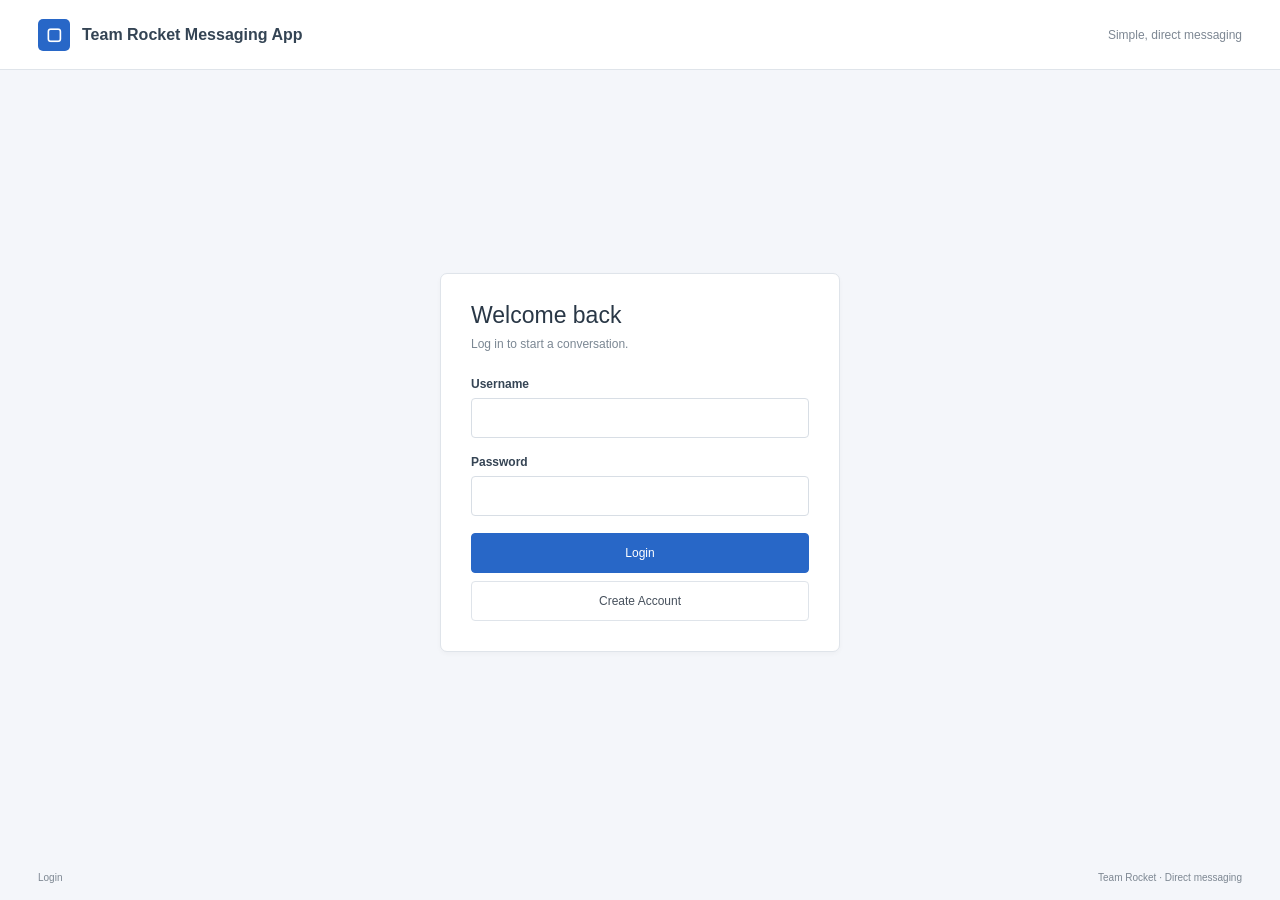
<file: src/main/resources/static/index.html>
<!DOCTYPE html>
<html lang="en">
<head>
    <meta charset="UTF-8">
    <meta name="viewport" content="width=device-width, initial-scale=1.0">
    <title>Team Rocket Messaging App</title>
    <link rel="stylesheet" href="css/style.css">
</head>
<body>
<div class="app-shell">
    <header class="app-header">
        <div class="brand-section">
            <div class="brand-icon"><span>▢</span></div>
            <div class="brand-name">Team Rocket Messaging App</div>
        </div>
        <div class="header-description">Simple, direct messaging</div>
    </header>

    <main class="main-content login-page">
        <div class="auth-card">
            <h1>Welcome back</h1>
            <p class="auth-subtitle">Log in to start a conversation.</p>

            <div id="loginError" class="message-box error-message hidden">
                <span class="message-icon">!</span>
                <span id="loginErrorText"></span>
            </div>

            <form id="loginForm">
                <div class="form-group">
                    <label for="username">Username</label>
                    <input type="text" id="username" name="username"
                           autocomplete="username" required>
                </div>

                <div class="form-group">
                    <label for="password">Password</label>
                    <input type="password" id="password" name="password"
                           autocomplete="current-password" required>
                </div>

                <button type="submit" class="btn btn-primary btn-full"
                        id="loginButton">Login</button>

                <button type="button" class="btn btn-secondary btn-full"
                        onclick="window.location.href='register.html'">
                    Create Account
                </button>
            </form>
        </div>
    </main>

    <footer class="app-footer">
        <span>Login</span>
        <span>Team Rocket · Direct messaging</span>
    </footer>
</div>

<script src="js/login.js"></script>
</body>
</html>
</file>
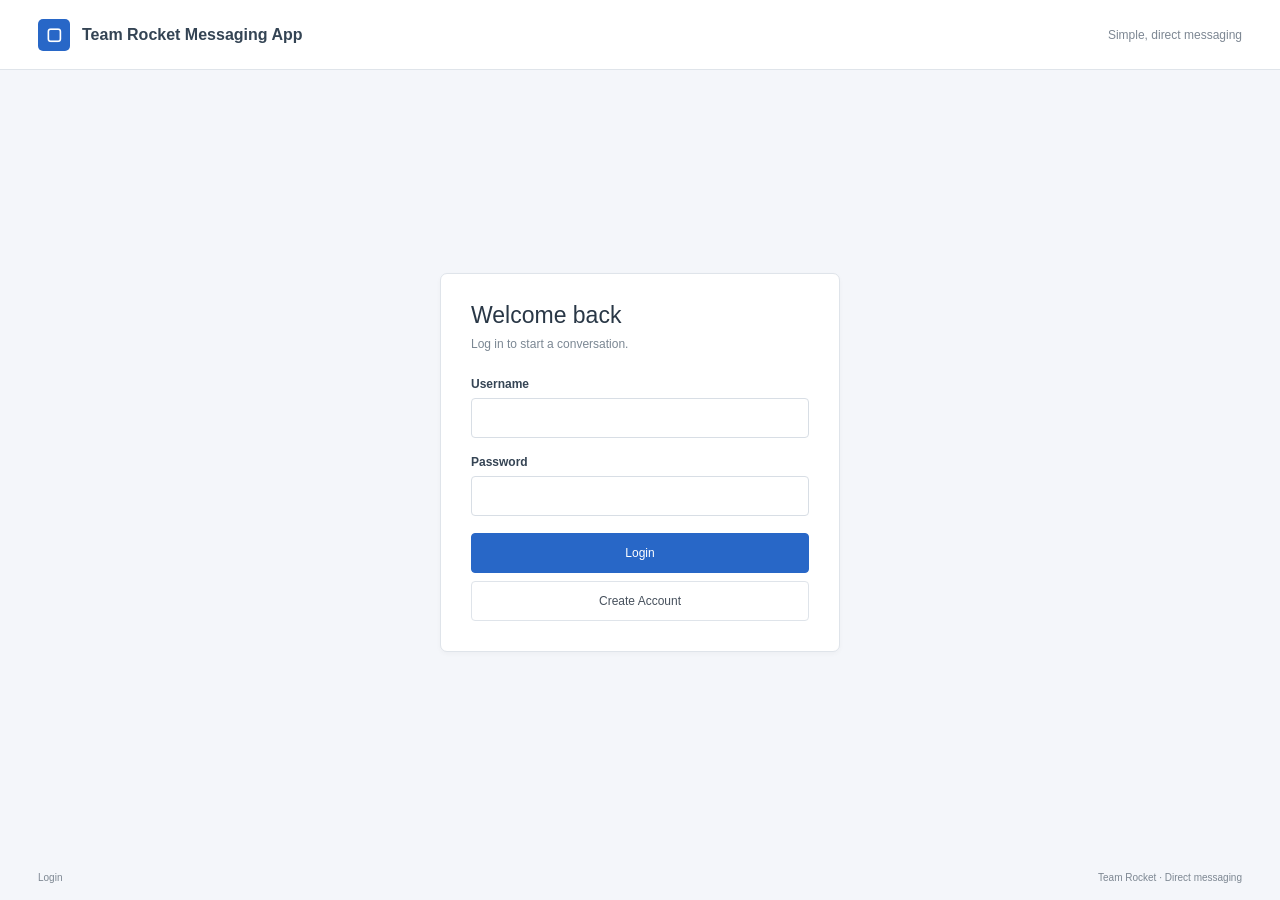
<file: src/main/resources/static/conversation.html>
<!DOCTYPE html>
<html lang="en">
<head>
    <meta charset="UTF-8">
    <meta name="viewport" content="width=device-width, initial-scale=1.0">
    <title>Conversation - Team Rocket</title>
    <link rel="stylesheet" href="css/style.css">
</head>
<body>
<div class="app-shell">
    <header class="app-header">
        <div class="brand-section">
            <div class="brand-icon"><span>▢</span></div>
            <div class="brand-name">Team Rocket Messaging App</div>
        </div>

        <div class="header-right">
            <span class="logged-in-text">
                Logged in as <strong id="currentUsername">User</strong>
            </span>
            <button class="header-logout" id="logoutButton">Logout</button>
        </div>
    </header>

    <main class="main-content conversation-page">
        <div class="conversation-container">
            <div class="conversation-heading">
                <button class="back-button" id="backButton">Back</button>

                <div class="conversation-user">
                    <h1 id="conversationUsername">User</h1>
                    <p>Direct conversation</p>
                </div>
            </div>

            <div class="messages-card" id="messagesContainer"></div>

            <form id="messageForm" class="message-input-container">
                <input type="text" id="messageInput"
                       placeholder="Type a message..."
                       autocomplete="off" maxlength="1000" required>

                <button type="submit"
                        class="btn btn-primary send-button"
                        id="sendButton">
                    Send
                </button>
            </form>

            <div class="conversation-footer">
                Conversation with
                <strong id="conversationFooterUsername">User</strong>
            </div>
        </div>
    </main>

    <footer class="app-footer">
        <span>Conversation</span>
        <span>Team Rocket · Direct messaging</span>
    </footer>
</div>

<script src="js/conversation.js"></script>
</body>
</html>
</file>
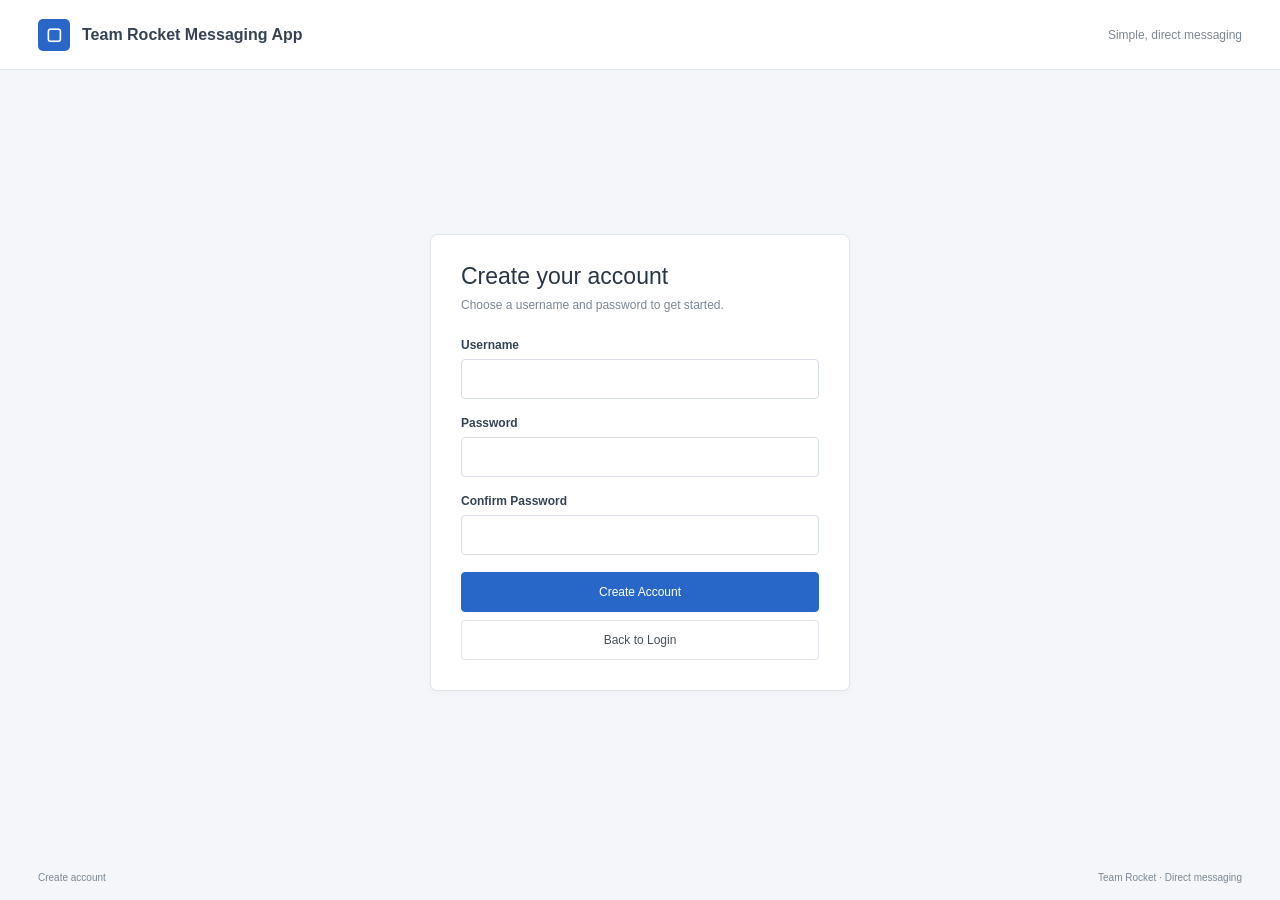
<file: src/main/resources/static/register.html>
<!DOCTYPE html>
<html lang="en">
<head>
    <meta charset="UTF-8">
    <meta name="viewport" content="width=device-width, initial-scale=1.0">
    <title>Create Account - Team Rocket</title>
    <link rel="stylesheet" href="css/style.css">
</head>
<body>
<div class="app-shell">
    <header class="app-header">
        <div class="brand-section">
            <div class="brand-icon"><span>▢</span></div>
            <div class="brand-name">Team Rocket Messaging App</div>
        </div>
        <div class="header-description">Simple, direct messaging</div>
    </header>

    <main class="main-content register-page">
        <div class="auth-card register-card">
            <h1>Create your account</h1>
            <p class="auth-subtitle">
                Choose a username and password to get started.
            </p>

            <div id="registerSuccess"
                 class="message-box success-message hidden">
                <span class="message-icon">✓</span>
                <span>Account created. You can now return to login.</span>
            </div>

            <div id="registerError"
                 class="message-box error-message hidden">
                <span class="message-icon">!</span>
                <span id="registerErrorText"></span>
            </div>

            <form id="registerForm">
                <div class="form-group">
                    <label for="username">Username</label>
                    <input type="text" id="username" name="username" required>
                </div>

                <div class="form-group">
                    <label for="password">Password</label>
                    <input type="password" id="password" name="password"
                           required>
                </div>

                <div class="form-group">
                    <label for="confirmPassword">Confirm Password</label>
                    <input type="password" id="confirmPassword"
                           name="confirmPassword" required>
                </div>

                <button type="submit"
                        class="btn btn-primary btn-full"
                        id="registerButton">
                    Create Account
                </button>

                <button type="button"
                        class="btn btn-secondary btn-full"
                        onclick="window.location.href='index.html'">
                    Back to Login
                </button>
            </form>
        </div>
    </main>

    <footer class="app-footer">
        <span>Create account</span>
        <span>Team Rocket · Direct messaging</span>
    </footer>
</div>

<script src="js/register.js"></script>
</body>
</html>
</file>
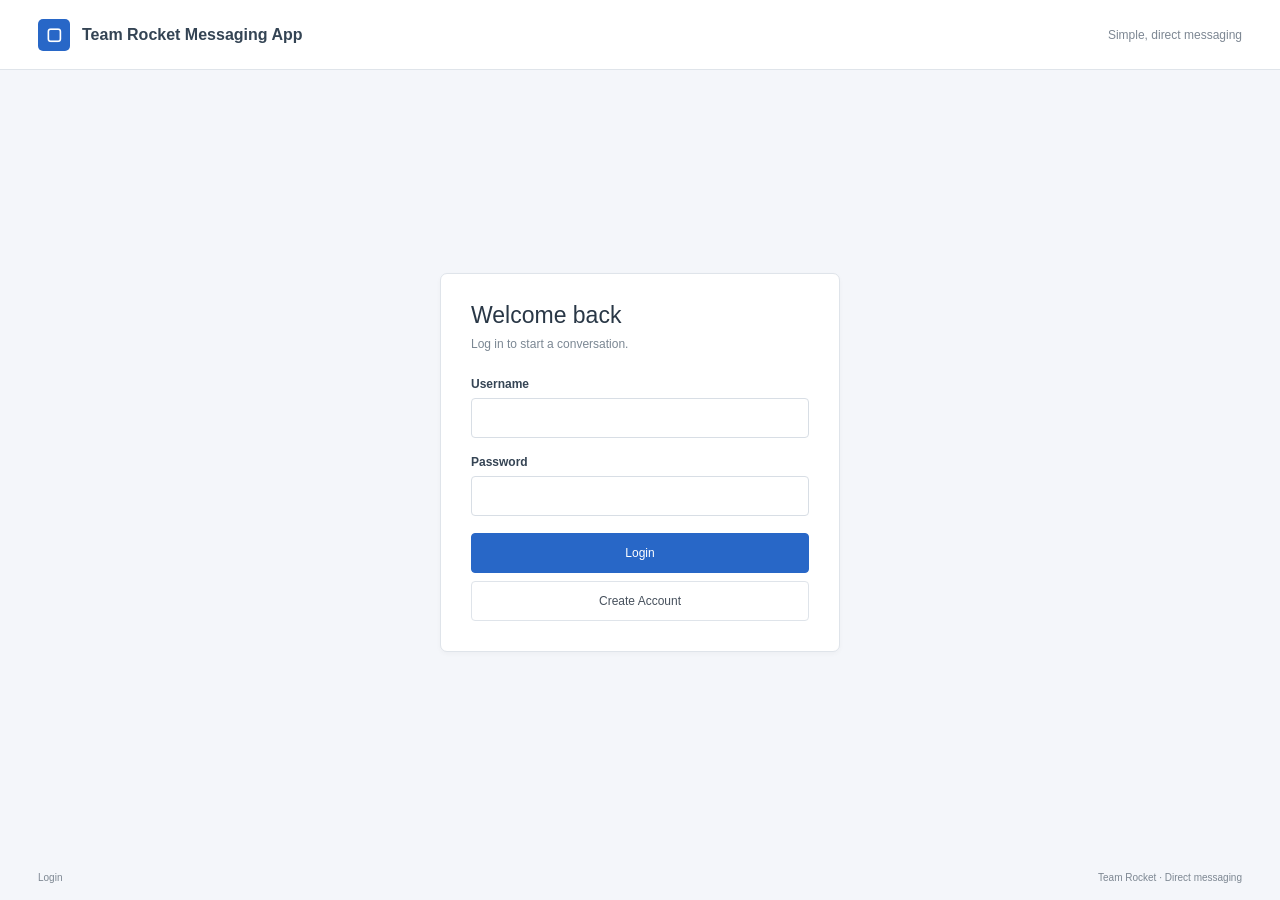
<file: src/main/resources/static/users.html>
<!DOCTYPE html>
<html lang="en">
<head>
    <meta charset="UTF-8">
    <meta name="viewport" content="width=device-width, initial-scale=1.0">
    <title>Select User - Team Rocket</title>
    <link rel="stylesheet" href="css/style.css">
</head>
<body>
<div class="app-shell">
    <header class="app-header">
        <div class="brand-section">
            <div class="brand-icon"><span>▢</span></div>
            <div class="brand-name">Team Rocket Messaging App</div>
        </div>

        <div class="header-right">
            <span class="logged-in-text">
                Logged in as <strong id="currentUsername">User</strong>
            </span>
            <button class="header-logout" id="logoutButton">Logout</button>
        </div>
    </header>

    <main class="main-content users-page">
        <div class="users-container">
            <div class="page-heading">
                <h1>Choose someone to message</h1>
                <p>Select a registered user, then open your conversation.</p>
            </div>

            <div class="users-card">
                <div class="users-list-header">
                    <strong>Registered users</strong>
                    <span id="userCount">0 users</span>
                </div>

                <div class="search-container">
                    <span class="search-icon">🔍</span>
                    <input type="text" id="searchUsers"
                           placeholder="Search users...">
                </div>

                <div class="user-list" id="userList">
                    <div class="loading-users">Loading users...</div>
                </div>
            </div>

            <div class="user-selection-footer">
                <div class="selected-user-label" id="selectedUserLabel">
                    Select a user
                </div>

                <button id="openConversationButton"
                        class="btn btn-primary open-conversation-btn"
                        disabled>
                    Open Conversation
                </button>
            </div>
        </div>
    </main>

    <footer class="app-footer">
        <span>User selection</span>
        <span>Team Rocket · Direct messaging</span>
    </footer>
</div>

<script src="js/users.js"></script>
</body>
</html>
</file>
<file: src/main/resources/static/css/style.css>
* {
    box-sizing: border-box;
}

html,
body {
    margin: 0;
    padding: 0;
    min-height: 100%;
    font-family: Arial, Helvetica, sans-serif;
    color: #243447;
}

body {
    background: #f3f5f9;
}

.app-shell {
    min-height: 100vh;
    display: flex;
    flex-direction: column;
}

.app-header {
    height: 70px;
    background: #ffffff;
    border-bottom: 1px solid #dfe4ea;
    display: flex;
    align-items: center;
    justify-content: space-between;
    padding: 0 38px;
}

.brand-section {
    display: flex;
    align-items: center;
    gap: 12px;
}

.brand-icon {
    width: 32px;
    height: 32px;
    background: #2867c7;
    color: #ffffff;
    border-radius: 5px;
    display: flex;
    align-items: center;
    justify-content: center;
    font-size: 17px;
    font-weight: bold;
}

.brand-name {
    font-size: 16px;
    font-weight: 600;
    color: #344454;
}

.header-description {
    color: #7d8793;
    font-size: 12px;
}

.header-right {
    display: flex;
    align-items: center;
    gap: 16px;
}

.logged-in-text {
    color: #747f8b;
    font-size: 12px;
}

.logged-in-text strong {
    color: #4d5965;
}

.header-logout {
    background: #ffffff;
    border: 1px solid #dce2e8;
    border-radius: 5px;
    padding: 8px 15px;
    color: #46515d;
    cursor: pointer;
    font-size: 12px;
}

.header-logout:hover {
    background: #f5f7fa;
}

.main-content {
    flex: 1;
    background: #f4f6fa;
}

.login-page,
.register-page {
    display: flex;
    justify-content: center;
    align-items: center;
    padding: 55px 20px;
}

.auth-card {
    width: 400px;
    background: #ffffff;
    border: 1px solid #dfe4ea;
    border-radius: 7px;
    padding: 28px 30px 30px;
    box-shadow: 0 2px 5px rgba(0, 0, 0, 0.03);
}

.register-card {
    width: 420px;
}

.auth-card h1 {
    margin: 0 0 8px;
    font-size: 23px;
    font-weight: 500;
    color: #293746;
}

.auth-subtitle {
    margin: 0 0 26px;
    font-size: 12px;
    color: #7b8793;
}

.form-group {
    margin-bottom: 17px;
}

.form-group label {
    display: block;
    margin-bottom: 7px;
    font-size: 12px;
    font-weight: 600;
    color: #354454;
}

.form-group input,
.search-container input,
.message-input-container input {
    width: 100%;
    border: 1px solid #d8dee5;
    border-radius: 4px;
    background: #ffffff;
    outline: none;
    color: #344454;
    font-size: 13px;
    transition: border-color 0.2s, box-shadow 0.2s;
}

.form-group input {
    height: 40px;
    padding: 0 11px;
}

.form-group input:focus,
.search-container input:focus,
.message-input-container input:focus {
    border-color: #2867c7;
    box-shadow: 0 0 0 2px rgba(40, 103, 199, 0.08);
}

.btn {
    border-radius: 4px;
    min-height: 40px;
    padding: 0 18px;
    font-size: 12px;
    cursor: pointer;
    transition: background 0.2s, border-color 0.2s;
}

.btn-full {
    width: 100%;
}

.btn-primary {
    background: #2867c7;
    color: #ffffff;
    border: 1px solid #2867c7;
}

.btn-primary:hover {
    background: #215bb4;
}

.btn-primary:disabled {
    background: #9eb8dd;
    border-color: #9eb8dd;
    cursor: not-allowed;
}

.btn-secondary {
    background: #ffffff;
    color: #47515d;
    border: 1px solid #dfe4ea;
    margin-top: 8px;
}

.btn-secondary:hover {
    background: #f6f8fa;
}

.message-box {
    display: flex;
    align-items: center;
    gap: 9px;
    padding: 11px 12px;
    border-radius: 4px;
    margin-bottom: 18px;
    font-size: 11px;
}

.error-message {
    background: #fff0f0;
    border: 1px solid #ffd5d5;
    color: #c64747;
}

.success-message {
    background: #edf9f1;
    border: 1px solid #c9ecd4;
    color: #398052;
}

.message-icon {
    width: 17px;
    height: 17px;
    border-radius: 50%;
    display: flex;
    align-items: center;
    justify-content: center;
    font-weight: bold;
    flex-shrink: 0;
}

.error-message .message-icon {
    border: 1px solid #df7777;
}

.success-message .message-icon {
    border: 1px solid #6bb483;
}

.hidden {
    display: none !important;
}

.users-page {
    padding: 42px 20px;
}

.users-container {
    width: 760px;
    max-width: 100%;
    margin: 0 auto;
}

.page-heading {
    margin-bottom: 18px;
}

.page-heading h1 {
    margin: 0 0 7px;
    font-size: 22px;
    font-weight: 500;
    color: #2e3b49;
}

.page-heading p {
    margin: 0;
    font-size: 12px;
    color: #7b8793;
}

.users-card {
    background: #ffffff;
    border: 1px solid #dce2e8;
    border-radius: 6px;
    overflow: hidden;
}

.users-list-header {
    height: 48px;
    display: flex;
    align-items: center;
    justify-content: space-between;
    padding: 0 16px;
    background: #fafbfd;
    border-bottom: 1px solid #dfe4ea;
    font-size: 12px;
}

.users-list-header strong {
    color: #3b4856;
}

.users-list-header span {
    color: #8a949e;
    font-size: 11px;
}

.search-container {
    height: 48px;
    position: relative;
    border-bottom: 1px solid #e5e9ee;
}

.search-icon {
    position: absolute;
    left: 15px;
    top: 50%;
    transform: translateY(-50%);
    font-size: 12px;
    color: #8a949e;
}

.search-container input {
    height: 100%;
    border: 0;
    border-radius: 0;
    padding: 0 15px 0 38px;
}

.search-container input:focus {
    box-shadow: none;
}

.user-list {
    min-height: 270px;
    max-height: 320px;
    overflow-y: auto;
}

.user-item {
    height: 58px;
    padding: 0 16px;
    display: flex;
    align-items: center;
    justify-content: space-between;
    border-bottom: 1px solid #e6e9ed;
    cursor: pointer;
    background: #ffffff;
    transition: background 0.15s;
}

.user-item:hover {
    background: #f7faff;
}

.user-item.selected {
    background: #e7f0ff;
    border-left: 2px solid #2867c7;
    padding-left: 14px;
}

.user-name {
    color: #40505f;
    font-size: 13px;
}

.user-item.selected .user-name {
    color: #2867c7;
    font-weight: 600;
}

.selected-indicator {
    display: none;
    align-items: center;
    gap: 5px;
    color: #2867c7;
    font-size: 11px;
}

.user-item.selected .selected-indicator {
    display: flex;
}

.check-mark {
    font-size: 15px;
    font-weight: bold;
}

.loading-users,
.no-users {
    padding: 35px;
    text-align: center;
    color: #8b949e;
    font-size: 12px;
}

.user-selection-footer {
    margin-top: 17px;
    display: flex;
    align-items: center;
    justify-content: space-between;
}

.selected-user-label {
    color: #737f8b;
    font-size: 12px;
}

.selected-user-label strong {
    color: #43515f;
}

.open-conversation-btn {
    min-width: 145px;
}

.conversation-page {
    padding: 38px 20px;
}

.conversation-container {
    width: 760px;
    max-width: 100%;
    margin: 0 auto;
}

.conversation-heading {
    display: flex;
    align-items: center;
    gap: 14px;
    margin-bottom: 14px;
}

.back-button {
    height: 34px;
    padding: 0 15px;
    background: #ffffff;
    border: 1px solid #dce2e8;
    border-radius: 4px;
    color: #4b5763;
    font-size: 11px;
    cursor: pointer;
}

.back-button:hover {
    background: #f6f8fa;
}

.conversation-user h1 {
    margin: 0 0 3px;
    font-size: 18px;
    font-weight: 500;
    color: #344454;
}

.conversation-user p {
    margin: 0;
    color: #89939e;
    font-size: 11px;
}

.messages-card {
    height: 330px;
    background: #ffffff;
    border: 1px solid #dce2e8;
    border-radius: 6px;
    padding: 18px 13px;
    overflow-y: auto;
    display: flex;
    flex-direction: column;
}

.conversation-date {
    align-self: center;
    margin: 0 auto 18px;
    color: #9099a3;
    font-size: 10px;
}

.message-row {
    display: flex;
    flex-direction: column;
    margin-bottom: 13px;
    max-width: 75%;
}

.message-row.received {
    align-self: flex-start;
    align-items: flex-start;
}

.message-row.sent {
    align-self: flex-end;
    align-items: flex-end;
}

.message-meta {
    margin-bottom: 5px;
    color: #89939d;
    font-size: 9px;
}

.message-bubble {
    padding: 10px 12px;
    border-radius: 6px;
    font-size: 12px;
    line-height: 1.4;
    overflow-wrap: anywhere;
}

.received .message-bubble {
    background: #edf1f5;
    color: #42505d;
    border-top-left-radius: 2px;
}

.sent .message-bubble {
    background: #2867c7;
    color: #ffffff;
    border-top-right-radius: 2px;
}

.message-input-container {
    display: flex;
    gap: 9px;
    margin-top: 13px;
}

.message-input-container input {
    height: 36px;
    padding: 0 12px;
}

.send-button {
    height: 36px;
    min-width: 55px;
    padding: 0 16px;
}

.conversation-footer {
    margin-top: 14px;
    color: #7f8993;
    font-size: 10px;
}

.conversation-footer strong {
    color: #56616c;
}

.app-footer {
    height: 45px;
    padding: 0 38px;
    display: flex;
    align-items: center;
    justify-content: space-between;
    background: #f4f6fa;
    color: #7d8792;
    font-size: 10px;
}

.user-list::-webkit-scrollbar,
.messages-card::-webkit-scrollbar {
    width: 7px;
}

.user-list::-webkit-scrollbar-thumb,
.messages-card::-webkit-scrollbar-thumb {
    background: #c5ccd5;
    border-radius: 10px;
}

.user-list::-webkit-scrollbar-track,
.messages-card::-webkit-scrollbar-track {
    background: #f4f6f8;
}

@media (max-width: 700px) {
    .app-header {
        height: auto;
        min-height: 65px;
        padding: 12px 18px;
    }

    .header-description {
        display: none;
    }

    .brand-name {
        font-size: 14px;
    }

    .logged-in-text {
        display: none;
    }

    .auth-card {
        width: 100%;
        max-width: 400px;
        padding: 24px 20px;
    }

    .users-page,
    .conversation-page {
        padding: 28px 14px;
    }

    .user-selection-footer {
        flex-direction: column;
        align-items: stretch;
        gap: 12px;
    }

    .open-conversation-btn {
        width: 100%;
    }

    .message-row {
        max-width: 85%;
    }

    .app-footer {
        padding: 0 18px;
    }
}

@media (max-width: 450px) {
    .brand-icon {
        width: 28px;
        height: 28px;
    }

    .brand-name {
        font-size: 13px;
    }

    .auth-card h1 {
        font-size: 21px;
    }

    .conversation-heading {
        gap: 9px;
    }

    .messages-card {
        height: 380px;
    }
}
</file>
